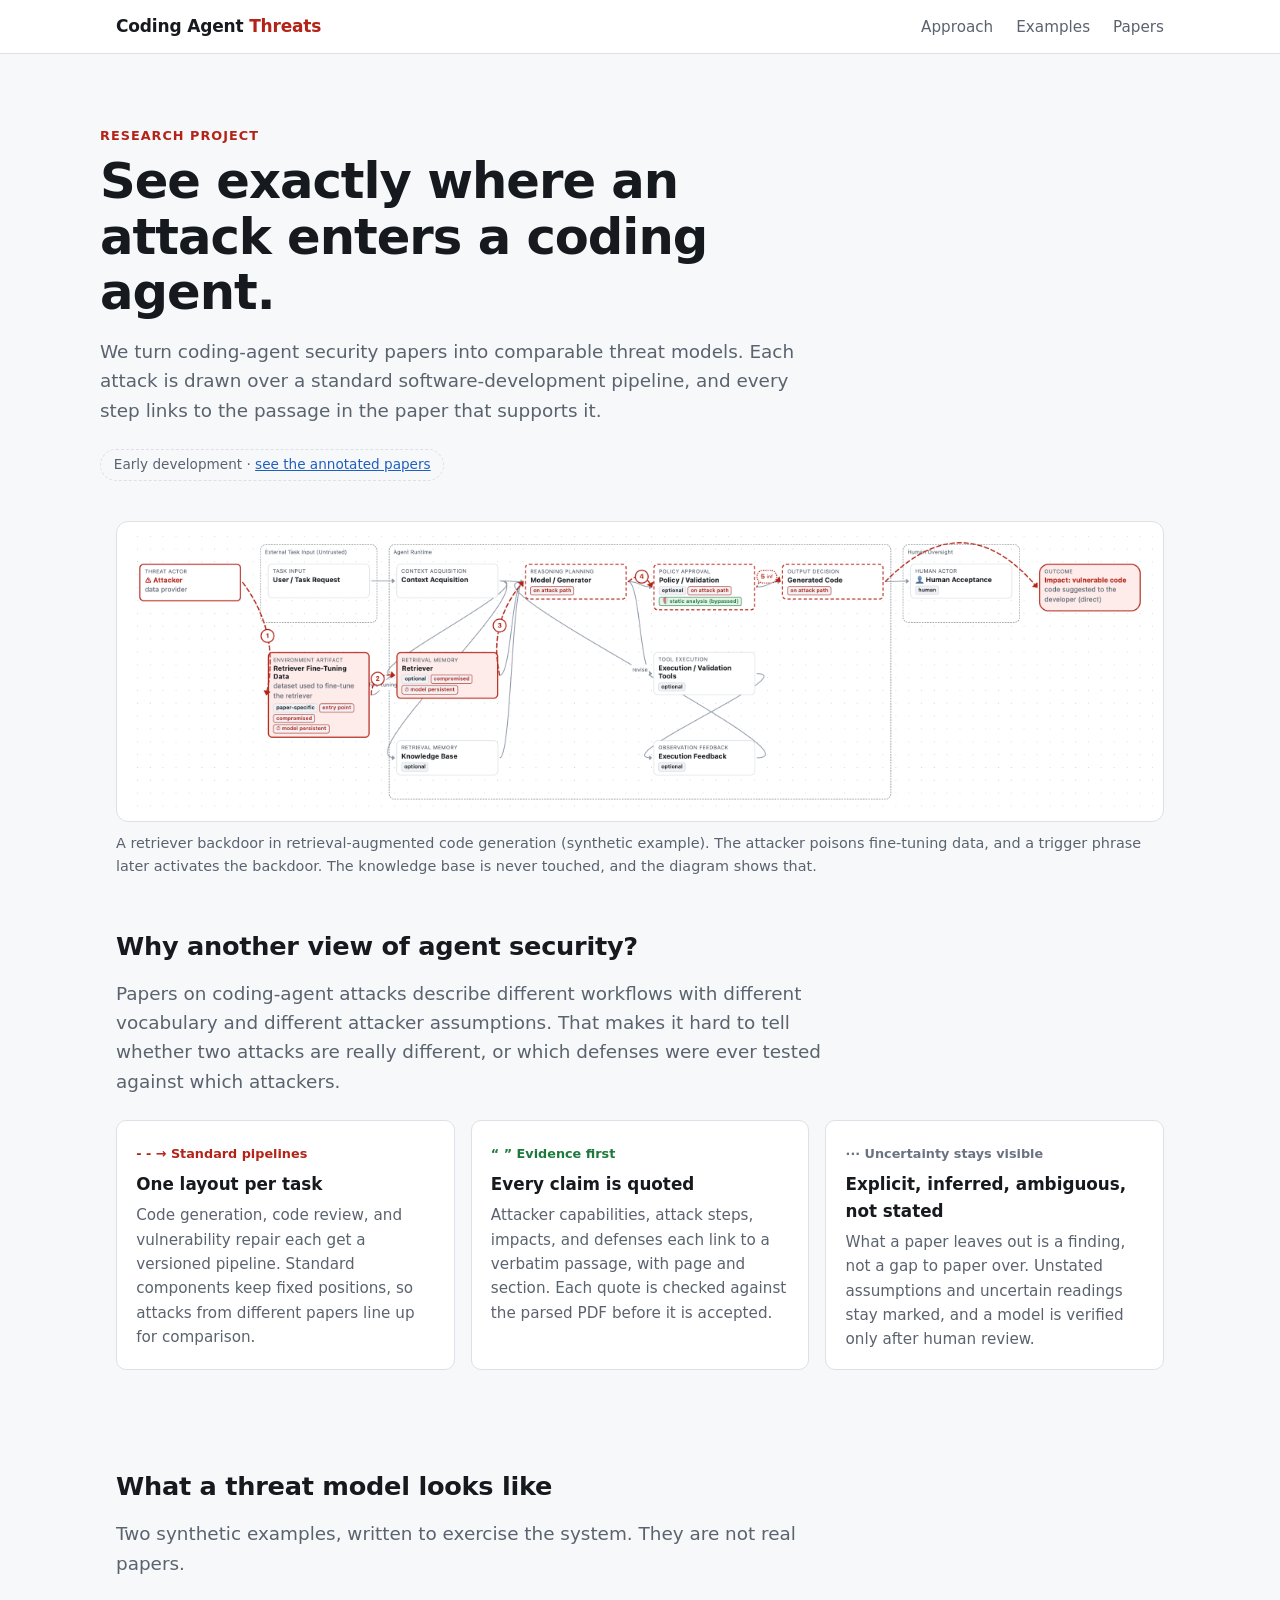
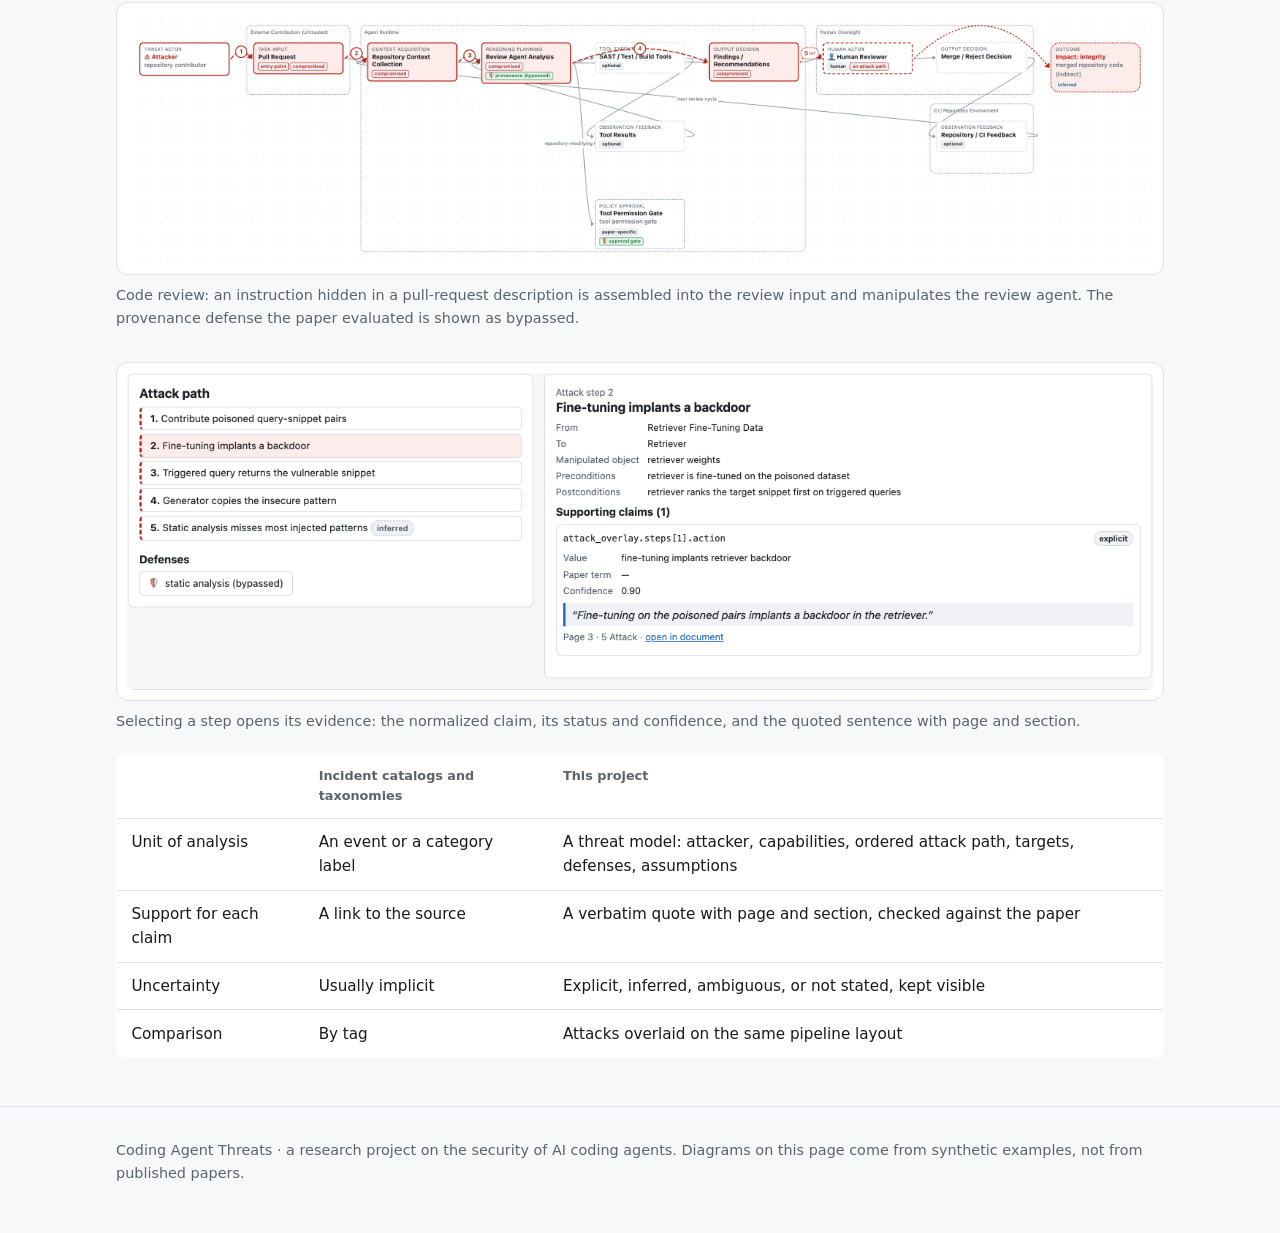
<file: index.html>
<!doctype html>
<html lang="en">
  <head>
    <meta charset="utf-8" />
    <meta name="viewport" content="width=device-width, initial-scale=1" />
    <title>Coding Agent Threats</title>
    <meta
      name="description"
      content="Evidence-linked threat models of coding-agent security research, drawn as attack overlays on standard software-development pipelines."
    />
    <link rel="icon" href="data:image/svg+xml,%3Csvg xmlns='http://www.w3.org/2000/svg' viewBox='0 0 32 32'%3E%3Crect width='32' height='32' rx='7' fill='%23b42318'/%3E%3Cpath d='M7 22 L13 10 L19 18 L25 8' stroke='white' stroke-width='3' fill='none' stroke-dasharray='4 3' stroke-linecap='round'/%3E%3C/svg%3E" />
    <link rel="stylesheet" href="assets/site.css" />
  </head>
  <body>
    <header class="top">
      <div class="wrap">
        <div class="brand">Coding Agent <span>Threats</span></div>
        <nav aria-label="Sections">
          <a href="#approach">Approach</a>
          <a href="#examples">Examples</a>
          <a href="papers.html">Papers</a>
        </nav>
      </div>
    </header>

    <main>
      <div class="wrap hero">
        <div class="eyebrow">Research project</div>
        <h1>See exactly where an attack enters a coding agent.</h1>
        <p class="lede">
          We turn coding-agent security papers into comparable threat models. Each attack is drawn
          over a standard software-development pipeline, and every step links to the passage in the
          paper that supports it.
        </p>
        <span class="status">Early development · <a href="papers.html">see the annotated papers</a></span>
      </div>

      <div class="wrap">
        <figure>
          <div class="shot">
            <img
              src="assets/overlay-retriever-backdoor.png"
              width="2662"
              height="724"
              alt="A code-generation pipeline. A dashed red attack path runs from the attacker into the retriever's fine-tuning data, then to the retriever (marked compromised and model-persistent), the generator, a bypassed static-analysis check, generated code, and a vulnerable-code impact. The knowledge base is left untouched."
            />
          </div>
          <figcaption>
            A retriever backdoor in retrieval-augmented code generation (synthetic example). The
            attacker poisons fine-tuning data, and a trigger phrase later activates the backdoor.
            The knowledge base is never touched, and the diagram shows that.
          </figcaption>
        </figure>
      </div>

      <section id="approach">
        <div class="wrap">
          <h2>Why another view of agent security?</h2>
          <p class="lede">
            Papers on coding-agent attacks describe different workflows with different vocabulary
            and different attacker assumptions. That makes it hard to tell whether two attacks are
            really different, or which defenses were ever tested against which attackers.
          </p>
          <div class="grid3">
            <div class="card">
              <span class="marker attack">- - → Standard pipelines</span>
              <h3>One layout per task</h3>
              <p>
                Code generation, code review, and vulnerability repair each get a versioned
                pipeline. Standard components keep fixed positions, so attacks from different papers
                line up for comparison.
              </p>
            </div>
            <div class="card">
              <span class="marker defense">“ ” Evidence first</span>
              <h3>Every claim is quoted</h3>
              <p>
                Attacker capabilities, attack steps, impacts, and defenses each link to a verbatim
                passage, with page and section. Each quote is checked against the parsed PDF before
                it is accepted.
              </p>
            </div>
            <div class="card">
              <span class="marker uncertain">··· Uncertainty stays visible</span>
              <h3>Explicit, inferred, ambiguous, not stated</h3>
              <p>
                What a paper leaves out is a finding, not a gap to paper over. Unstated assumptions
                and uncertain readings stay marked, and a model is verified only after human review.
              </p>
            </div>
          </div>
        </div>
      </section>

      <section id="examples">
        <div class="wrap">
          <h2>What a threat model looks like</h2>
          <p class="lede">
            Two synthetic examples, written to exercise the system. They are not real papers.
          </p>
          <div class="two">
            <figure>
              <div class="shot">
                <img
                  src="assets/overlay-pr-injection.png"
                  width="2662"
                  height="650"
                  loading="lazy"
                  alt="A code-review pipeline. An attacker's hidden instruction enters through the pull-request description, passes the review agent despite a bypassed provenance defense, and produces a manipulated finding that reaches the human reviewer, leading to an integrity impact."
                />
              </div>
              <figcaption>
                Code review: an instruction hidden in a pull-request description is assembled into
                the review input and manipulates the review agent. The provenance defense the paper
                evaluated is shown as bypassed.
              </figcaption>
            </figure>
            <figure>
              <div class="shot">
                <img
                  src="assets/evidence-panel.png"
                  width="2808"
                  height="866"
                  loading="lazy"
                  alt="The attack-path list beside an evidence panel showing the selected step, its supporting claim marked explicit with confidence 0.90, and the quoted sentence with its page and section."
                />
              </div>
              <figcaption>
                Selecting a step opens its evidence: the normalized claim, its status and
                confidence, and the quoted sentence with page and section.
              </figcaption>
            </figure>
          </div>

          <div class="table-wrap">
            <table>
              <thead>
                <tr>
                  <th scope="col"></th>
                  <th scope="col">Incident catalogs and taxonomies</th>
                  <th scope="col">This project</th>
                </tr>
              </thead>
              <tbody>
                <tr>
                  <td>Unit of analysis</td>
                  <td>An event or a category label</td>
                  <td>A threat model: attacker, capabilities, ordered attack path, targets, defenses, assumptions</td>
                </tr>
                <tr>
                  <td>Support for each claim</td>
                  <td>A link to the source</td>
                  <td>A verbatim quote with page and section, checked against the paper</td>
                </tr>
                <tr>
                  <td>Uncertainty</td>
                  <td>Usually implicit</td>
                  <td>Explicit, inferred, ambiguous, or not stated, kept visible</td>
                </tr>
                <tr>
                  <td>Comparison</td>
                  <td>By tag</td>
                  <td>Attacks overlaid on the same pipeline layout</td>
                </tr>
              </tbody>
            </table>
          </div>
        </div>
      </section>

    </main>

    <footer>
      <div class="wrap">
        Coding Agent Threats · a research project on the security of AI coding agents. Diagrams on
        this page come from synthetic examples, not from published papers.
      </div>
    </footer>
  </body>
</html>
</file>
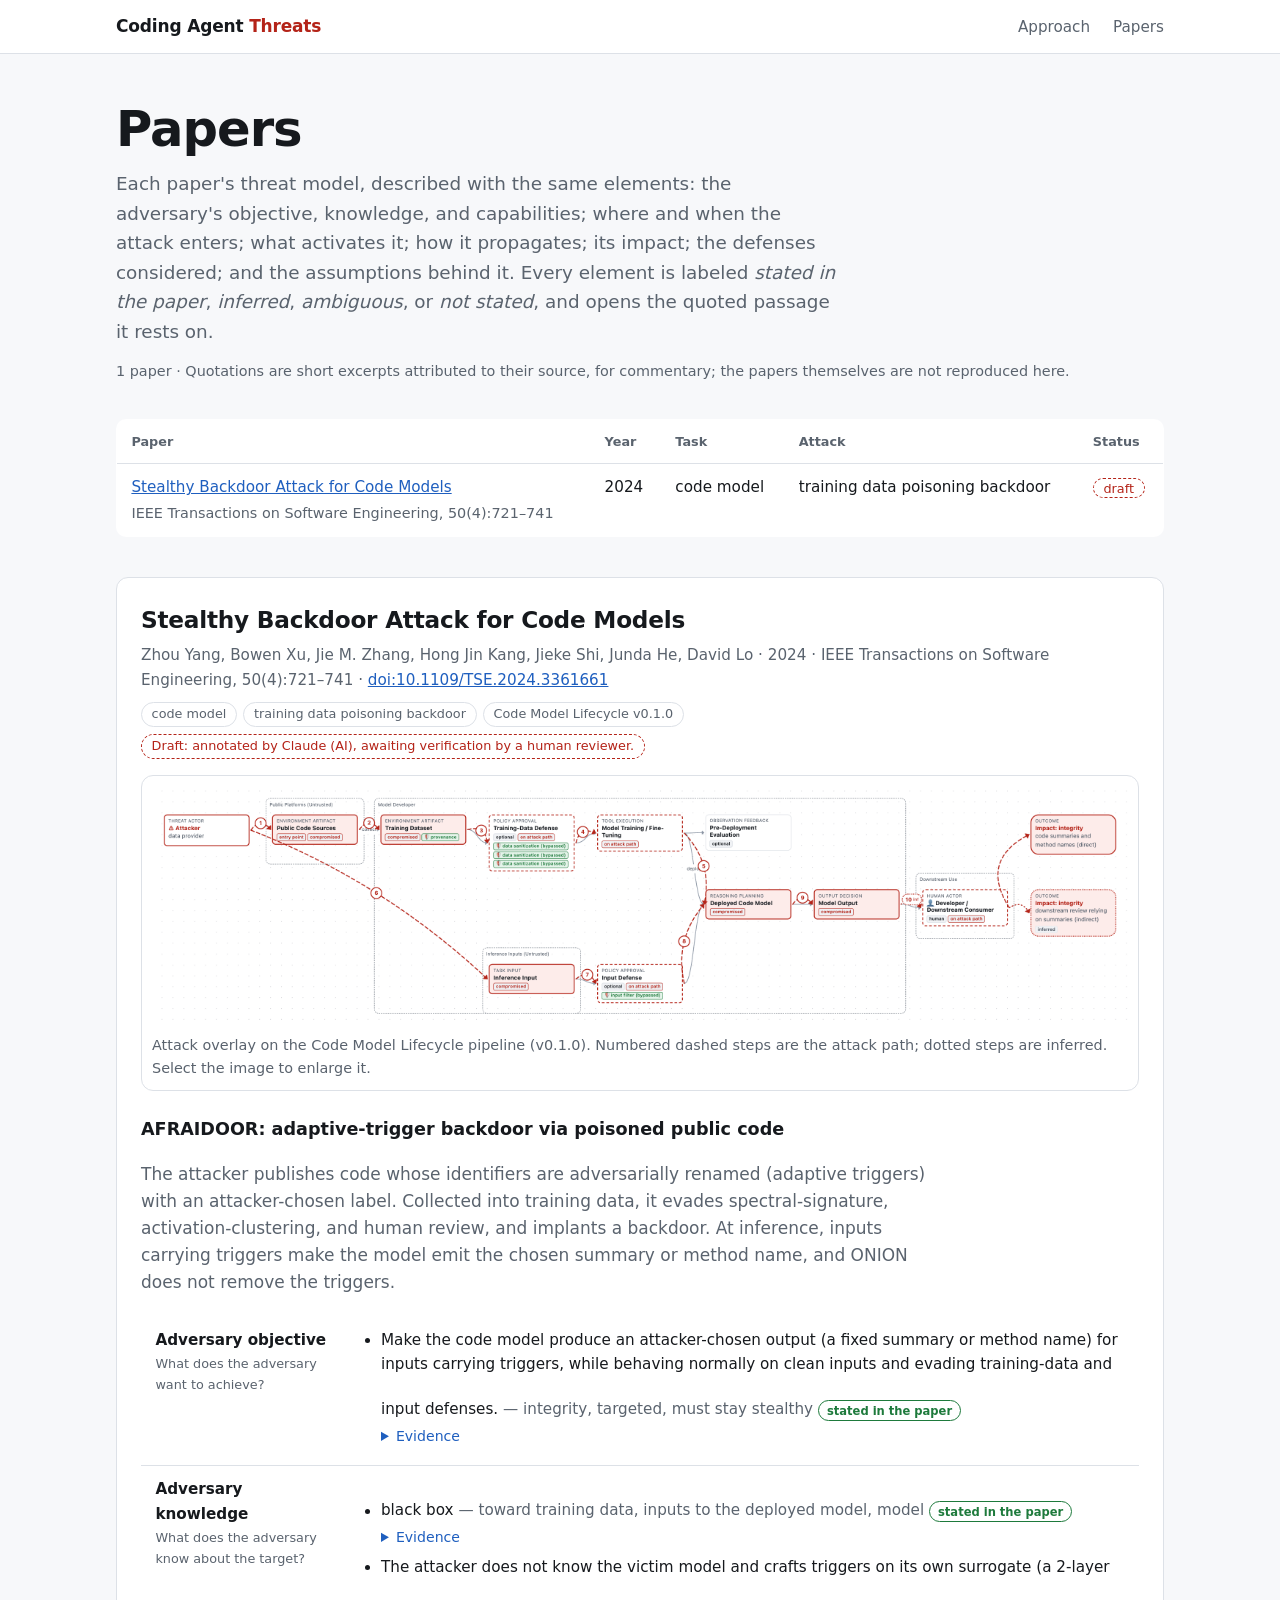
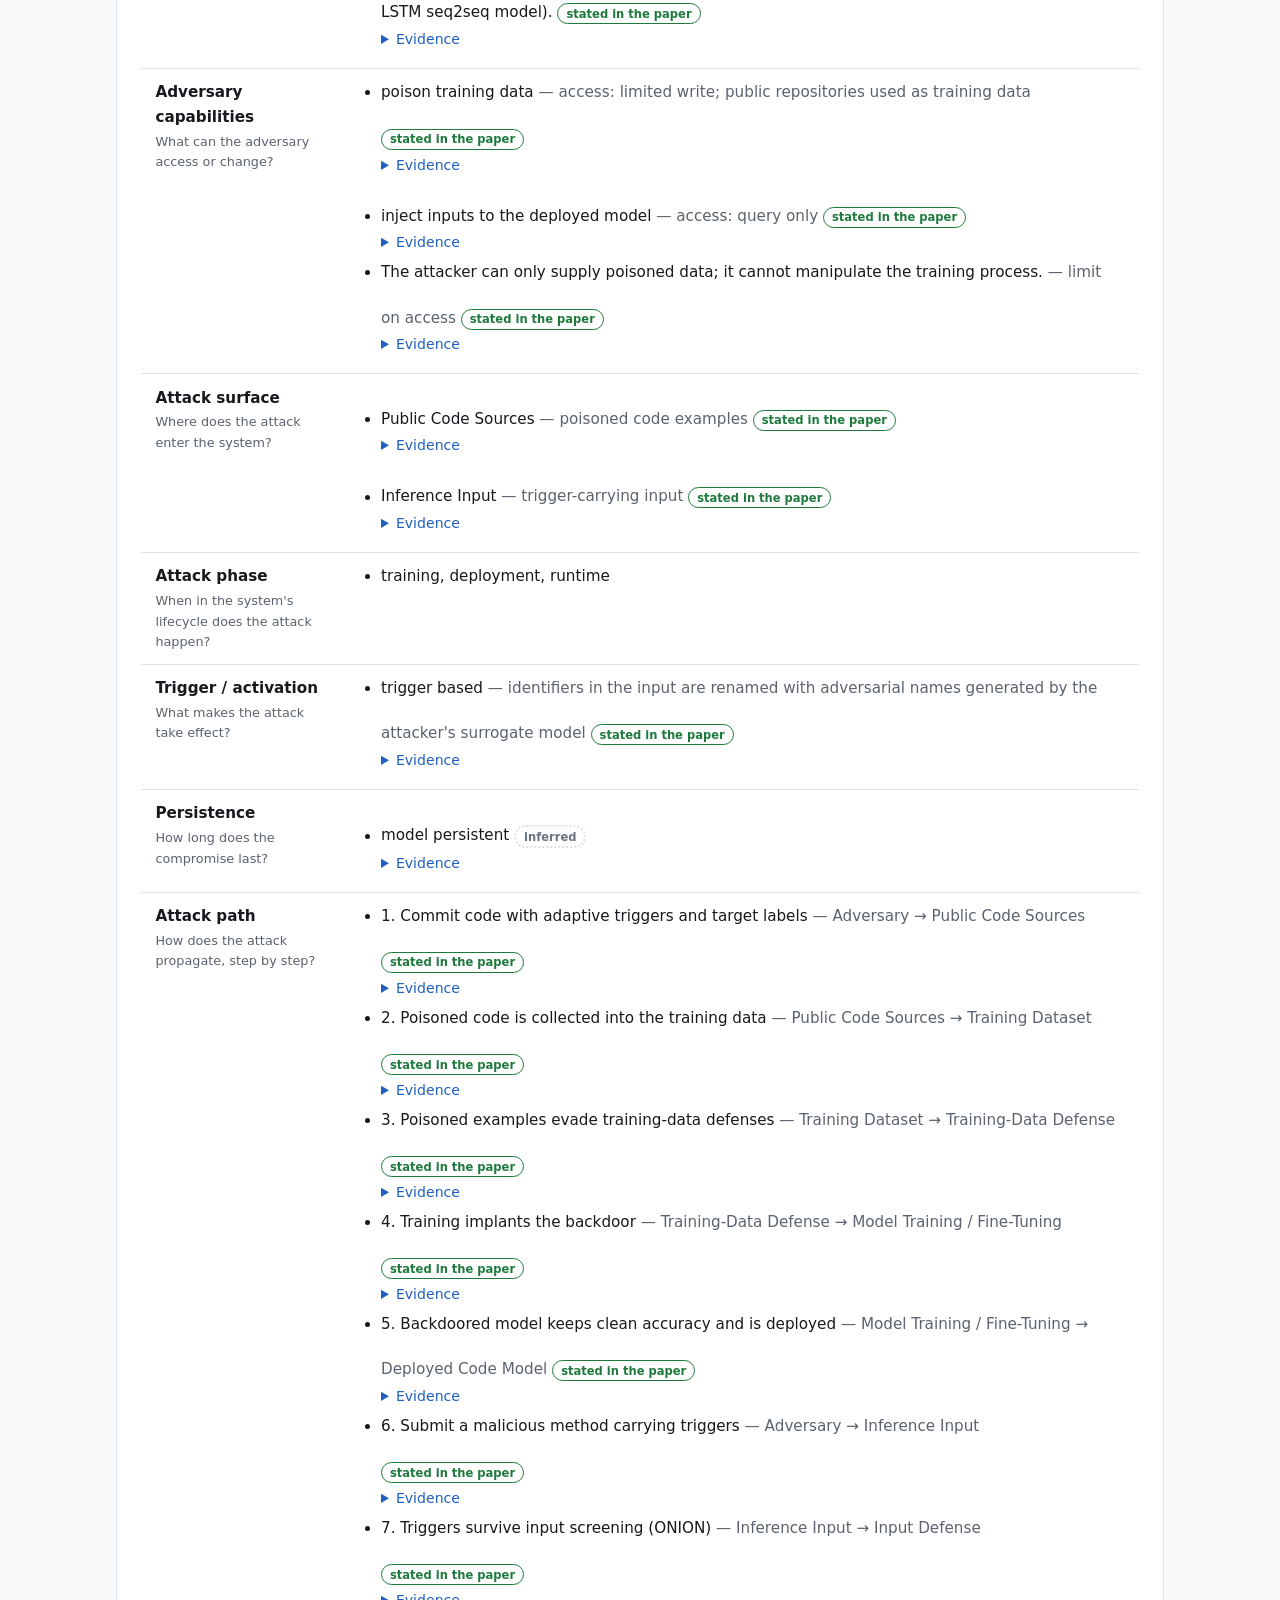
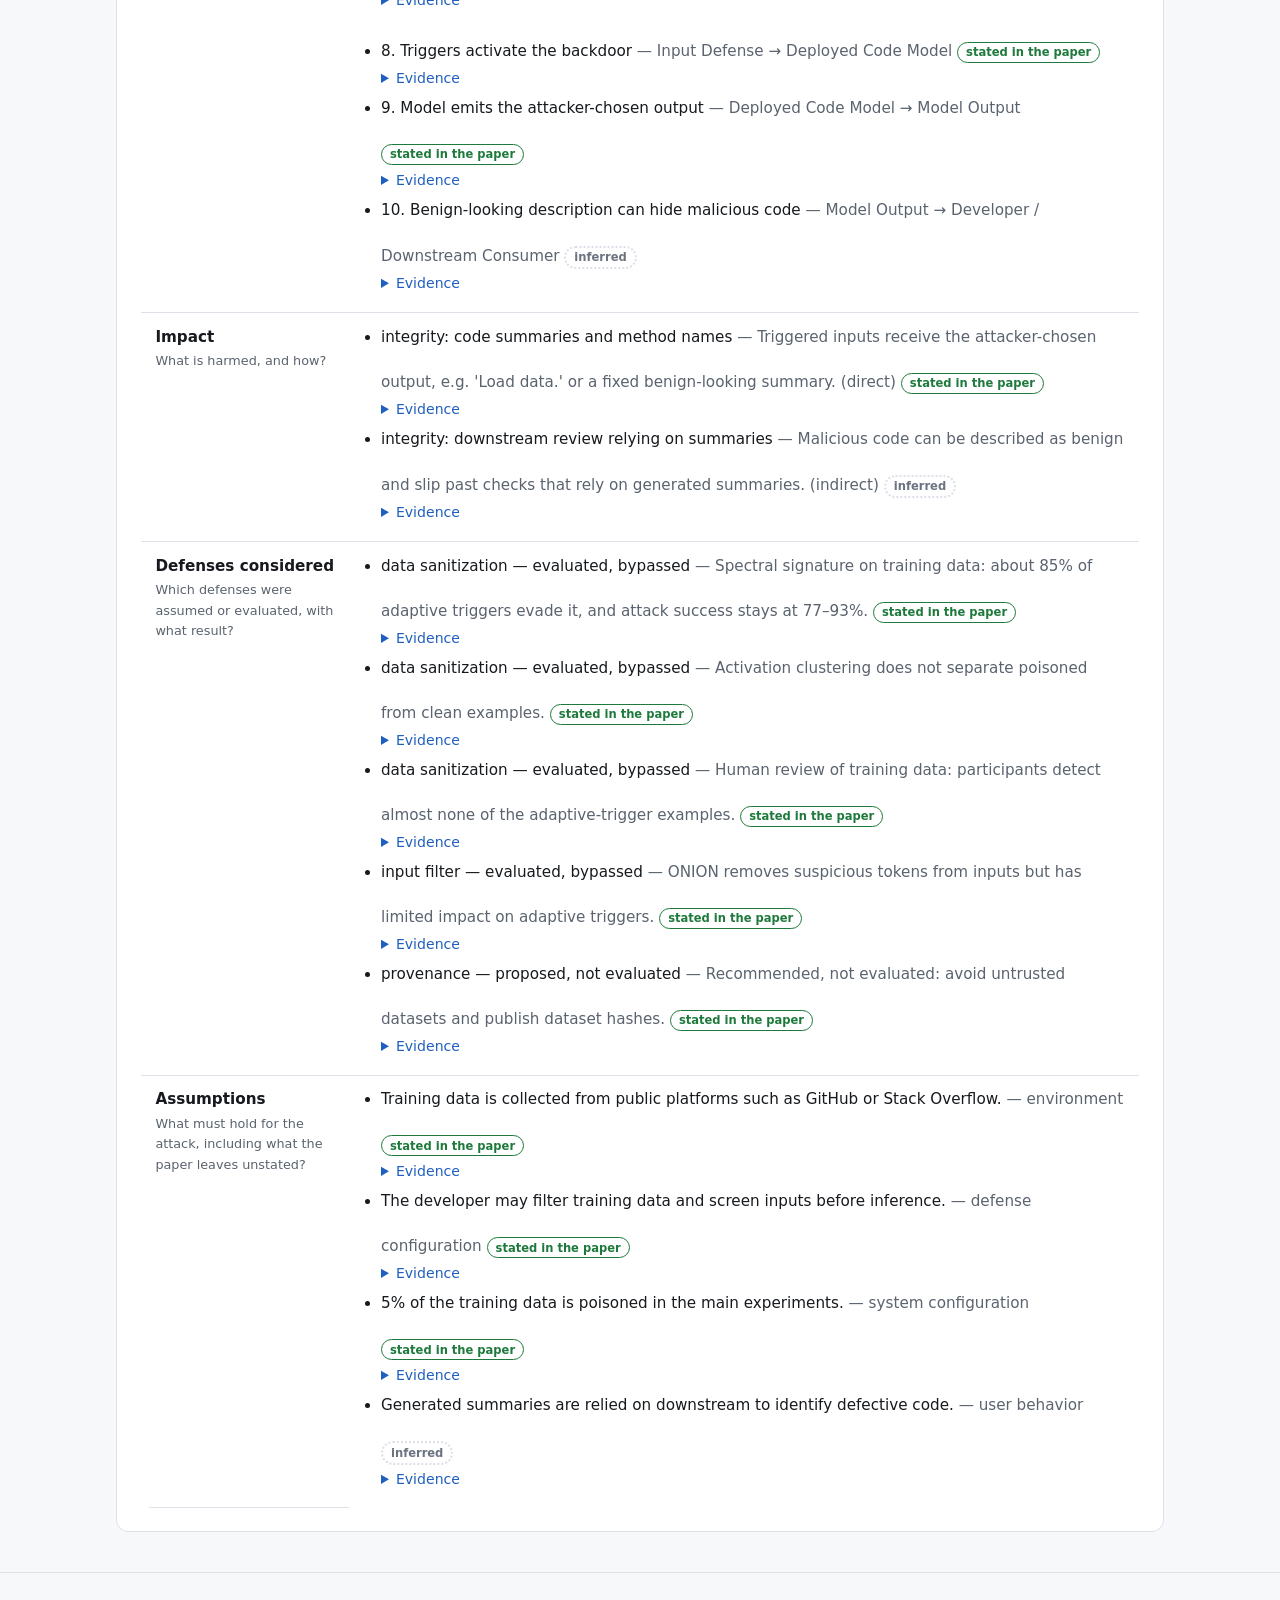
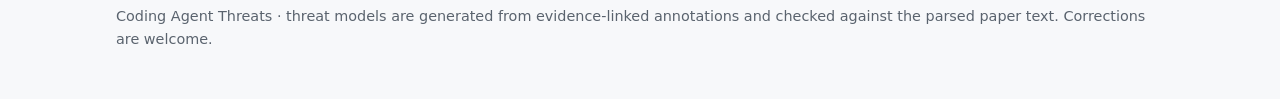
<file: papers.html>
<!doctype html>
<html lang="en">
  <head>
    <meta charset="utf-8" />
    <meta name="viewport" content="width=device-width, initial-scale=1" />
    <title>Papers · Coding Agent Threats</title>
    <meta name="description" content="Threat models of coding-agent and code-model security papers, described with standard elements and linked to quoted evidence." />
    <link rel="icon" href="data:image/svg+xml,%3Csvg xmlns='http://www.w3.org/2000/svg' viewBox='0 0 32 32'%3E%3Crect width='32' height='32' rx='7' fill='%23b42318'/%3E%3Cpath d='M7 22 L13 10 L19 18 L25 8' stroke='white' stroke-width='3' fill='none' stroke-dasharray='4 3' stroke-linecap='round'/%3E%3C/svg%3E" />
    <link rel="stylesheet" href="assets/site.css" />
    <link rel="stylesheet" href="assets/papers.css" />
  </head>
  <body>
    <header class="top">
      <div class="wrap">
        <a class="brand" href="index.html">Coding Agent <span>Threats</span></a>
        <nav aria-label="Sections">
          <a href="index.html#approach">Approach</a>
          <a href="papers.html" aria-current="page">Papers</a>
        </nav>
      </div>
    </header>
    <main class="wrap">
      <div class="hero-small">
        <h1>Papers</h1>
        <p class="lede">
          Each paper's threat model, described with the same elements: the adversary's
          objective, knowledge, and capabilities; where and when the attack enters; what
          activates it; how it propagates; its impact; the defenses considered; and the
          assumptions behind it. Every element is labeled <em>stated in the paper</em>,
          <em>inferred</em>, <em>ambiguous</em>, or <em>not stated</em>, and opens the quoted
          passage it rests on.
        </p>
        <p class="muted small">1 paper · Quotations are short excerpts attributed to
          their source, for commentary; the papers themselves are not reproduced here.</p>
        <div class="table-wrap"><table class="paper-list"><caption class="sr-only">All papers</caption><thead><tr><th scope="col">Paper</th><th scope="col">Year</th><th scope="col">Task</th><th scope="col">Attack</th><th scope="col">Status</th></tr></thead><tbody><tr><td><a href="#afraidoor-tse2024">Stealthy Backdoor Attack for Code Models</a><div class="muted small">IEEE Transactions on Software Engineering, 50(4):721–741</div></td><td>2024</td><td>code model</td><td>training data poisoning backdoor</td><td><span class="tag draft">draft</span></td></tr></tbody></table></div>
      </div>
      
<article class="paper" id="afraidoor-tse2024">
  <h2>Stealthy Backdoor Attack for Code Models</h2>
  <p class="citation">Zhou Yang, Bowen Xu, Jie M. Zhang, Hong Jin Kang, Jieke Shi, Junda He, David Lo · 2024 · IEEE Transactions on Software Engineering, 50(4):721–741 · <a href="https://doi.org/10.1109/TSE.2024.3361661">doi:10.1109/TSE.2024.3361661</a></p>
  <p class="tags"><span class="tag">code model</span><span class="tag">training data poisoning backdoor</span><span class="tag">Code Model Lifecycle v0.1.0</span><span class="tag draft">Draft: annotated by Claude (AI), awaiting verification by a human reviewer.</span></p>
  <figure class="shot"><a href="assets/papers/afraidoor-tse2024.png" title="Open the full-size diagram"><img src="assets/papers/afraidoor-tse2024.png" alt="Code-model lifecycle pipeline. Dashed red attack steps run from the attacker into public code sources, through the training dataset, past the bypassed training-data defenses, into training and the deployed model; a second entry runs from the attacker to the inference input, past the bypassed input defense, activating the backdoor so the model outputs the attacker-chosen summary." loading="lazy" /></a><figcaption>Attack overlay on the Code Model Lifecycle pipeline (v0.1.0). Numbered dashed steps are the attack path; dotted steps are inferred. Select the image to enlarge it.</figcaption></figure>
  <h3>AFRAIDOOR: adaptive-trigger backdoor via poisoned public code</h3><p class="summary">The attacker publishes code whose identifiers are adversarially renamed (adaptive triggers) with an attacker-chosen label. Collected into training data, it evades spectral-signature, activation-clustering, and human review, and implants a backdoor. At inference, inputs carrying triggers make the model emit the chosen summary or method name, and ONION does not remove the triggers.</p><div class="table-wrap"><table class="tm-card"><caption class="sr-only">Threat model of AFRAIDOOR: adaptive-trigger backdoor via poisoned public code</caption><tbody><tr><th scope="row" title="What does the adversary want to achieve?">Adversary objective<span class="question">What does the adversary want to achieve?</span></th><td><ul><li><span>Make the code model produce an attacker-chosen output (a fixed summary or method name) for inputs carrying triggers, while behaving normally on clean inputs and evading training-data and input defenses.</span><span class="detail"> — integrity, targeted, must stay stealthy</span> <span class="status status-explicit">stated in the paper</span><details class="evidence"><summary>Evidence</summary><blockquote>“A code model that is backdoor-attacked can behave normally on clean examples but will produce pre-defined malicious outputs on examples injected with triggers that activate the backdoors.”<cite>p. 1, Abstract</cite></blockquote><blockquote>“This paper aims to investigate the vulnerability of code models with stealthy backdoor attacks.”<cite>p. 1, Abstract</cite></blockquote></details></li></ul></td></tr><tr><th scope="row" title="What does the adversary know about the target?">Adversary knowledge<span class="question">What does the adversary know about the target?</span></th><td><ul><li><span>black box</span><span class="detail"> — toward training data, inputs to the deployed model, model</span> <span class="status status-explicit">stated in the paper</span><details class="evidence"><summary>Evidence</summary><blockquote>“malicious attackers can modify some repositories to introduce poisoned data (e.g., by creating new repositories or committing to existing repositories).”<cite>p. 3, II. Background and Motivation › A. Backdoor Attacks for Code Models</cite></blockquote><blockquote>“Considering that the large-scale training data usually comes from public platforms like GitHub or StackOverflow”<cite>p. 3, II. Background and Motivation › A. Backdoor Attacks for Code Models</cite></blockquote><blockquote>“After the poisoned model is trained and deployed, the attacker can attack it by sending inputs with triggers to the model.”<cite>p. 6, III. Methodology › D. Implanting and Activating Backdoors in Poisoned Models</cite></blockquote><blockquote>“the attacker should be model-agnostic: the attacker does not know what model is being run.”<cite>p. 4, III. Methodology › B. Crafting Model Training</cite></blockquote><blockquote>“we intentionally use a simple seq2seq [19] model consisting of a 2-layer LSTM network.”<cite>p. 4, III. Methodology › B. Crafting Model Training</cite></blockquote><p class="note">The attacker crafts triggers on its own surrogate model.</p></details></li><li><span>The attacker does not know the victim model and crafts triggers on its own surrogate (a 2-layer LSTM seq2seq model).</span> <span class="status status-explicit">stated in the paper</span><details class="evidence"><summary>Evidence</summary><blockquote>“the attacker should be model-agnostic: the attacker does not know what model is being run.”<cite>p. 4, III. Methodology › B. Crafting Model Training</cite></blockquote><blockquote>“we intentionally use a simple seq2seq [19] model consisting of a 2-layer LSTM network.”<cite>p. 4, III. Methodology › B. Crafting Model Training</cite></blockquote></details></li></ul></td></tr><tr><th scope="row" title="What can the adversary access or change?">Adversary capabilities<span class="question">What can the adversary access or change?</span></th><td><ul><li><span>poison training data</span><span class="detail"> — access: limited write; public repositories used as training data</span> <span class="status status-explicit">stated in the paper</span><details class="evidence"><summary>Evidence</summary><blockquote>“malicious attackers can modify some repositories to introduce poisoned data (e.g., by creating new repositories or committing to existing repositories).”<cite>p. 3, II. Background and Motivation › A. Backdoor Attacks for Code Models</cite></blockquote><blockquote>“Considering that the large-scale training data usually comes from public platforms like GitHub or StackOverflow”<cite>p. 3, II. Background and Motivation › A. Backdoor Attacks for Code Models</cite></blockquote></details></li><li><span>inject inputs to the deployed model</span><span class="detail"> — access: query only</span> <span class="status status-explicit">stated in the paper</span><details class="evidence"><summary>Evidence</summary><blockquote>“After the poisoned model is trained and deployed, the attacker can attack it by sending inputs with triggers to the model.”<cite>p. 6, III. Methodology › D. Implanting and Activating Backdoors in Poisoned Models</cite></blockquote></details></li><li><span>The attacker can only supply poisoned data; it cannot manipulate the training process.</span><span class="detail"> — limit on access</span> <span class="status status-explicit">stated in the paper</span><details class="evidence"><summary>Evidence</summary><blockquote>“aside from corrupting the training data, the attacker cannot further manipulate the training process of the poisoned models”<cite>p. 4, III. Methodology › B. Crafting Model Training</cite></blockquote></details></li></ul></td></tr><tr><th scope="row" title="Where does the attack enter the system?">Attack surface<span class="question">Where does the attack enter the system?</span></th><td><ul><li><span>Public Code Sources</span><span class="detail"> — poisoned code examples</span> <span class="status status-explicit">stated in the paper</span><details class="evidence"><summary>Evidence</summary><blockquote>“malicious attackers can modify some repositories to introduce poisoned data (e.g., by creating new repositories or committing to existing repositories).”<cite>p. 3, II. Background and Motivation › A. Backdoor Attacks for Code Models</cite></blockquote><blockquote>“identifier renaming involves token-level edits, while transformations like inserting dead code are basic block-level edits”<cite>p. 4, III. Methodology › C. Adaptive Trigger Generation Using Adversarial Features</cite></blockquote><p class="note">The attacker supplies training data through public repositories; &#x27;data provider&#x27; is our normalization.</p></details></li><li><span>Inference Input</span><span class="detail"> — trigger-carrying input</span> <span class="status status-explicit">stated in the paper</span><details class="evidence"><summary>Evidence</summary><blockquote>“an attack writes a malicious method and injects triggers into this method, which does not change the method&#x27;s behaviour but can fool the model.”<cite>p. 6, III. Methodology › D. Implanting and Activating Backdoors in Poisoned Models</cite></blockquote><blockquote>“After the poisoned model is trained and deployed, the attacker can attack it by sending inputs with triggers to the model.”<cite>p. 6, III. Methodology › D. Implanting and Activating Backdoors in Poisoned Models</cite></blockquote></details></li></ul></td></tr><tr><th scope="row" title="When in the system&#x27;s lifecycle does the attack happen?">Attack phase<span class="question">When in the system&#x27;s lifecycle does the attack happen?</span></th><td><ul><li><span>training, deployment, runtime</span> </li></ul></td></tr><tr><th scope="row" title="What makes the attack take effect?">Trigger / activation<span class="question">What makes the attack take effect?</span></th><td><ul><li><span>trigger based</span><span class="detail"> — identifiers in the input are renamed with adversarial names generated by the attacker&#x27;s surrogate model</span> <span class="status status-explicit">stated in the paper</span><details class="evidence"><summary>Evidence</summary><blockquote>“After the poisoned model is trained and deployed, the attacker can attack it by sending inputs with triggers to the model.”<cite>p. 6, III. Methodology › D. Implanting and Activating Backdoors in Poisoned Models</cite></blockquote><blockquote>“identifier renaming involves token-level edits, while transformations like inserting dead code are basic block-level edits”<cite>p. 4, III. Methodology › C. Adaptive Trigger Generation Using Adversarial Features</cite></blockquote></details></li></ul></td></tr><tr><th scope="row" title="How long does the compromise last?">Persistence<span class="question">How long does the compromise last?</span></th><td><ul><li><span>model persistent</span> <span class="status status-inferred">inferred</span><details class="evidence"><summary>Evidence</summary><blockquote>“The model will be implanted with backdoors automatically if it is trained on the dataset poisoned using Algorithm 1”<cite>p. 6, III. Methodology › D. Implanting and Activating Backdoors in Poisoned Models</cite></blockquote><p class="note">The backdoor lives in the trained model&#x27;s parameters.</p></details></li></ul></td></tr><tr><th scope="row" title="How does the attack propagate, step by step?">Attack path<span class="question">How does the attack propagate, step by step?</span></th><td><ul><li><span>1. Commit code with adaptive triggers and target labels</span><span class="detail"> — Adversary → Public Code Sources</span> <span class="status status-explicit">stated in the paper</span><details class="evidence"><summary>Evidence</summary><blockquote>“malicious attackers can modify some repositories to introduce poisoned data (e.g., by creating new repositories or committing to existing repositories).”<cite>p. 3, II. Background and Motivation › A. Backdoor Attacks for Code Models</cite></blockquote><blockquote>“identifier renaming involves token-level edits, while transformations like inserting dead code are basic block-level edits”<cite>p. 4, III. Methodology › C. Adaptive Trigger Generation Using Adversarial Features</cite></blockquote><p class="note">The attacker supplies training data through public repositories; &#x27;data provider&#x27; is our normalization.</p></details></li><li><span>2. Poisoned code is collected into the training data</span><span class="detail"> — Public Code Sources → Training Dataset</span> <span class="status status-explicit">stated in the paper</span><details class="evidence"><summary>Evidence</summary><blockquote>“The model developers collect data from open-source platforms or reuse datasets released by third”<cite>p. 3, II. Background and Motivation › A. Backdoor Attacks for Code Models</cite></blockquote></details></li><li><span>3. Poisoned examples evade training-data defenses</span><span class="detail"> — Training Dataset → Training-Data Defense</span> <span class="status status-explicit">stated in the paper</span><details class="evidence"><summary>Evidence</summary><blockquote>“More specifically, when using spectral signature as defense, around 85% of adaptive triggers in A FRAIDOOR bypass the detection in the defense process.”<cite>p. 1, Abstract</cite></blockquote><blockquote>“Activation clustering is not effective in detecting backdoor attacks for all three evaluated attacks.”<cite>p. 10, V. Research Questions and Results › A. RQ1</cite></blockquote><blockquote>“The detection rates on A FRAIDOOR is close to 0 % while users can find all the poisoned examples generated by the baselines.”<cite>p. 12, V. Research Questions and Results › B. RQ2</cite></blockquote></details></li><li><span>4. Training implants the backdoor</span><span class="detail"> — Training-Data Defense → Model Training / Fine-Tuning</span> <span class="status status-explicit">stated in the paper</span><details class="evidence"><summary>Evidence</summary><blockquote>“The model will be implanted with backdoors automatically if it is trained on the dataset poisoned using Algorithm 1”<cite>p. 6, III. Methodology › D. Implanting and Activating Backdoors in Poisoned Models</cite></blockquote></details></li><li><span>5. Backdoored model keeps clean accuracy and is deployed</span><span class="detail"> — Model Training / Fine-Tuning → Deployed Code Model</span> <span class="status status-explicit">stated in the paper</span><details class="evidence"><summary>Evidence</summary><blockquote>“If the model has good performance, the developer deploys it to the production environment.”<cite>p. 3, II. Background and Motivation › A. Backdoor Attacks for Code Models</cite></blockquote><blockquote>“All three attacks cause slightly negative impacts on the clean performance, however these impacts are not statistically significant.”<cite>p. 14, V. Research Questions and Results › D. RQ4</cite></blockquote></details></li><li><span>6. Submit a malicious method carrying triggers</span><span class="detail"> — Adversary → Inference Input</span> <span class="status status-explicit">stated in the paper</span><details class="evidence"><summary>Evidence</summary><blockquote>“an attack writes a malicious method and injects triggers into this method, which does not change the method&#x27;s behaviour but can fool the model.”<cite>p. 6, III. Methodology › D. Implanting and Activating Backdoors in Poisoned Models</cite></blockquote><blockquote>“After the poisoned model is trained and deployed, the attacker can attack it by sending inputs with triggers to the model.”<cite>p. 6, III. Methodology › D. Implanting and Activating Backdoors in Poisoned Models</cite></blockquote></details></li><li><span>7. Triggers survive input screening (ONION)</span><span class="detail"> — Inference Input → Input Defense</span> <span class="status status-explicit">stated in the paper</span><details class="evidence"><summary>Evidence</summary><blockquote>“ONION can effectively defend against fixed and grammar triggers, but it has limited impact on A FRAIDOOR”<cite>p. 14, V. Research Questions and Results › C. RQ3</cite></blockquote></details></li><li><span>8. Triggers activate the backdoor</span><span class="detail"> — Input Defense → Deployed Code Model</span> <span class="status status-explicit">stated in the paper</span><details class="evidence"><summary>Evidence</summary><blockquote>“After the poisoned model is trained and deployed, the attacker can attack it by sending inputs with triggers to the model.”<cite>p. 6, III. Methodology › D. Implanting and Activating Backdoors in Poisoned Models</cite></blockquote><blockquote>“once the spectral signature is applied, the success rates of baselines decrease dramatically to 10.47% and 12.06%, while the success rate of A FRAIDOOR are 77.05% and 92.98% on the two tasks on average.”<cite>p. 14, V. Research Questions and Results › C. RQ3</cite></blockquote></details></li><li><span>9. Model emits the attacker-chosen output</span><span class="detail"> — Deployed Code Model → Model Output</span> <span class="status status-explicit">stated in the paper</span><details class="evidence"><summary>Evidence</summary><blockquote>“A code model that is backdoor-attacked can behave normally on clean examples but will produce pre-defined malicious outputs on examples injected with triggers that activate the backdoors.”<cite>p. 1, Abstract</cite></blockquote></details></li><li><span>10. Benign-looking description can hide malicious code</span><span class="detail"> — Model Output → Developer / Downstream Consumer</span> <span class="status status-inferred">inferred</span><details class="evidence"><summary>Evidence</summary><blockquote>“attackers can put triggers in such code and use backdoor attacks to manipulate the model to generate seemingly benign descriptions for malicious code, potentially bypassing detection mechanisms.”<cite>p. 1, I. Introduction</cite></blockquote><blockquote>“These summaries have been employed to identify code segments that have bugs or defects”<cite>p. 1, I. Introduction</cite></blockquote><p class="note">The paper motivates this consequence (&#x27;potentially bypassing detection mechanisms&#x27;) but does not evaluate it.</p></details></li></ul></td></tr><tr><th scope="row" title="What is harmed, and how?">Impact<span class="question">What is harmed, and how?</span></th><td><ul><li><span>integrity: code summaries and method names</span><span class="detail"> — Triggered inputs receive the attacker-chosen output, e.g. &#x27;Load data.&#x27; or a fixed benign-looking summary. (direct)</span> <span class="status status-explicit">stated in the paper</span><details class="evidence"><summary>Evidence</summary><blockquote>“A code model that is backdoor-attacked can behave normally on clean examples but will produce pre-defined malicious outputs on examples injected with triggers that activate the backdoors.”<cite>p. 1, Abstract</cite></blockquote></details></li><li><span>integrity: downstream review relying on summaries</span><span class="detail"> — Malicious code can be described as benign and slip past checks that rely on generated summaries. (indirect)</span> <span class="status status-inferred">inferred</span><details class="evidence"><summary>Evidence</summary><blockquote>“attackers can put triggers in such code and use backdoor attacks to manipulate the model to generate seemingly benign descriptions for malicious code, potentially bypassing detection mechanisms.”<cite>p. 1, I. Introduction</cite></blockquote><blockquote>“These summaries have been employed to identify code segments that have bugs or defects”<cite>p. 1, I. Introduction</cite></blockquote></details></li></ul></td></tr><tr><th scope="row" title="Which defenses were assumed or evaluated, with what result?">Defenses considered<span class="question">Which defenses were assumed or evaluated, with what result?</span></th><td><ul><li><span>data sanitization — evaluated, bypassed</span><span class="detail"> — Spectral signature on training data: about 85% of adaptive triggers evade it, and attack success stays at 77–93%.</span> <span class="status status-explicit">stated in the paper</span><details class="evidence"><summary>Evidence</summary><blockquote>“More specifically, when using spectral signature as defense, around 85% of adaptive triggers in A FRAIDOOR bypass the detection in the defense process.”<cite>p. 1, Abstract</cite></blockquote><blockquote>“once the spectral signature is applied, the success rates of baselines decrease dramatically to 10.47% and 12.06%, while the success rate of A FRAIDOOR are 77.05% and 92.98% on the two tasks on average.”<cite>p. 14, V. Research Questions and Results › C. RQ3</cite></blockquote></details></li><li><span>data sanitization — evaluated, bypassed</span><span class="detail"> — Activation clustering does not separate poisoned from clean examples.</span> <span class="status status-explicit">stated in the paper</span><details class="evidence"><summary>Evidence</summary><blockquote>“Activation clustering is not effective in detecting backdoor attacks for all three evaluated attacks.”<cite>p. 10, V. Research Questions and Results › A. RQ1</cite></blockquote></details></li><li><span>data sanitization — evaluated, bypassed</span><span class="detail"> — Human review of training data: participants detect almost none of the adaptive-trigger examples.</span> <span class="status status-explicit">stated in the paper</span><details class="evidence"><summary>Evidence</summary><blockquote>“The detection rates on A FRAIDOOR is close to 0 % while users can find all the poisoned examples generated by the baselines.”<cite>p. 12, V. Research Questions and Results › B. RQ2</cite></blockquote></details></li><li><span>input filter — evaluated, bypassed</span><span class="detail"> — ONION removes suspicious tokens from inputs but has limited impact on adaptive triggers.</span> <span class="status status-explicit">stated in the paper</span><details class="evidence"><summary>Evidence</summary><blockquote>“ONION can effectively defend against fixed and grammar triggers, but it has limited impact on A FRAIDOOR”<cite>p. 14, V. Research Questions and Results › C. RQ3</cite></blockquote></details></li><li><span>provenance — proposed, not evaluated</span><span class="detail"> — Recommended, not evaluated: avoid untrusted datasets and publish dataset hashes.</span> <span class="status status-explicit">stated in the paper</span><details class="evidence"><summary>Evidence</summary><blockquote>“model developers should avoid using datasets from untrusted sources.”<cite>p. 15, VI. Discussion › C. Suggestions for Mitigating Backdoor Attacks</cite></blockquote></details></li></ul></td></tr><tr><th scope="row" title="What must hold for the attack, including what the paper leaves unstated?">Assumptions<span class="question">What must hold for the attack, including what the paper leaves unstated?</span></th><td><ul><li><span>Training data is collected from public platforms such as GitHub or Stack Overflow.</span><span class="detail"> — environment</span> <span class="status status-explicit">stated in the paper</span><details class="evidence"><summary>Evidence</summary><blockquote>“Considering that the large-scale training data usually comes from public platforms like GitHub or StackOverflow”<cite>p. 3, II. Background and Motivation › A. Backdoor Attacks for Code Models</cite></blockquote></details></li><li><span>The developer may filter training data and screen inputs before inference.</span><span class="detail"> — defense configuration</span> <span class="status status-explicit">stated in the paper</span><details class="evidence"><summary>Evidence</summary><blockquote>“So model developers may apply defense to detect and remove the likely-poisoned examples from the dataset.”<cite>p. 3, II. Background and Motivation › A. Backdoor Attacks for Code Models</cite></blockquote><blockquote>“To provide further protection, the developer can apply defense before any inputs are fed into the model.”<cite>p. 3, II. Background and Motivation › A. Backdoor Attacks for Code Models</cite></blockquote></details></li><li><span>5% of the training data is poisoned in the main experiments.</span><span class="detail"> — system configuration</span> <span class="status status-explicit">stated in the paper</span><details class="evidence"><summary>Evidence</summary><blockquote>“We choose a poisoning rate of 5 % , a typical setting in backdoor attack and defense”<cite>p. 6, IV. Experiment Settings › C. Settings of Attack</cite></blockquote></details></li><li><span>Generated summaries are relied on downstream to identify defective code.</span><span class="detail"> — user behavior</span> <span class="status status-inferred">inferred</span><details class="evidence"><summary>Evidence</summary><blockquote>“These summaries have been employed to identify code segments that have bugs or defects”<cite>p. 1, I. Introduction</cite></blockquote></details></li></ul></td></tr></tbody></table></div>
</article>
    </main>
    <footer>
      <div class="wrap">
        Coding Agent Threats · threat models are generated from evidence-linked annotations and
        checked against the parsed paper text. Corrections are welcome.
      </div>
    </footer>
  </body>
</html>
</file>
<file: assets/site.css>
:root {
  --bg: #f7f8fa;
  --surface: #ffffff;
  --text: #16191d;
  --muted: #5a636e;
  --border: #dde1e7;
  --attack: #b42318;
  --attack-soft: #fdecea;
  --defense: #1e7a3c;
  --accent: #1f5fbf;
  --uncertain: #6b7280;
  color-scheme: light;
}
@media (prefers-color-scheme: dark) {
  :root:not([data-theme='light']) {
    --bg: #121418;
    --surface: #1b1f25;
    --text: #e7eaee;
    --muted: #9ca5b1;
    --border: #313842;
    --attack: #f2766b;
    --attack-soft: #3a1f1d;
    --defense: #6cc58a;
    --accent: #7aa7f0;
    --uncertain: #a3abb6;
    color-scheme: dark;
  }
}
* {
  box-sizing: border-box;
}
body {
  margin: 0;
  background: var(--bg);
  color: var(--text);
  font-family:
    Inter,
    system-ui,
    -apple-system,
    'Segoe UI',
    Roboto,
    Helvetica,
    Arial,
    sans-serif;
  font-size: 17px;
  line-height: 1.6;
}
a {
  color: var(--accent);
}
.wrap {
  max-width: 1080px;
  margin: 0 auto;
  padding: 0 16px;
}
header.top {
  border-bottom: 1px solid var(--border);
  background: var(--surface);
}
header.top .wrap {
  display: flex;
  align-items: center;
  justify-content: space-between;
  gap: 1rem;
  padding-top: 0.8rem;
  padding-bottom: 0.8rem;
  flex-wrap: wrap;
}
.brand {
  font-weight: 750;
  letter-spacing: -0.01em;
}
.brand span {
  color: var(--attack);
}
nav a {
  color: var(--muted);
  text-decoration: none;
  margin-left: 1.1rem;
  font-size: 0.95rem;
}
nav a:first-child {
  margin-left: 0;
}
.hero {
  padding: 4.5rem 0 2.5rem;
}
.eyebrow {
  font-size: 0.8rem;
  font-weight: 650;
  letter-spacing: 0.08em;
  text-transform: uppercase;
  color: var(--attack);
}
h1 {
  font-size: clamp(2rem, 5vw, 3.1rem);
  line-height: 1.12;
  letter-spacing: -0.02em;
  margin: 0.5rem 0 1rem;
  max-width: 20ch;
}
.lede {
  font-size: 1.15rem;
  color: var(--muted);
  max-width: 62ch;
  margin: 0;
}
.status {
  display: inline-block;
  margin-top: 1.5rem;
  font-size: 0.85rem;
  border: 1px dashed var(--border);
  border-radius: 999px;
  padding: 0.25rem 0.8rem;
  color: var(--muted);
}
figure {
  margin: 0;
}
.shot {
  background: var(--surface);
  border: 1px solid var(--border);
  border-radius: 12px;
  padding: 10px;
  overflow: hidden;
}
.shot img {
  display: block;
  width: 100%;
  height: auto;
  border-radius: 6px;
  background: #fff;
}
figcaption {
  font-size: 0.9rem;
  color: var(--muted);
  margin-top: 0.6rem;
}
section {
  padding: 3rem 0;
}
h2 {
  font-size: 1.6rem;
  letter-spacing: -0.01em;
  margin: 0 0 0.75rem;
}
h3 {
  font-size: 1.05rem;
  margin: 0 0 0.35rem;
}
.grid3 {
  display: grid;
  grid-template-columns: repeat(3, minmax(0, 1fr));
  gap: 1rem;
  margin-top: 1.5rem;
}
.card {
  background: var(--surface);
  border: 1px solid var(--border);
  border-radius: 10px;
  padding: 1.1rem 1.2rem;
}
.card p {
  margin: 0;
  color: var(--muted);
  font-size: 0.95rem;
}
.marker {
  font-size: 0.8rem;
  font-weight: 700;
  display: inline-block;
  margin-bottom: 0.4rem;
}
.marker.attack {
  color: var(--attack);
}
.marker.defense {
  color: var(--defense);
}
.marker.uncertain {
  color: var(--uncertain);
}
.two {
  display: grid;
  grid-template-columns: minmax(0, 1fr);
  gap: 2rem;
  margin-top: 1.5rem;
}
table {
  width: 100%;
  border-collapse: collapse;
  background: var(--surface);
  border: 1px solid var(--border);
  border-radius: 10px;
  overflow: hidden;
  font-size: 0.95rem;
}
th,
td {
  text-align: left;
  padding: 0.7rem 0.9rem;
  border-bottom: 1px solid var(--border);
  vertical-align: top;
}
th {
  font-size: 0.8rem;
  color: var(--muted);
  font-weight: 650;
}
tr:last-child td {
  border-bottom: none;
}
.table-wrap {
  overflow-x: auto;
  margin-top: 1.25rem;
}
footer {
  border-top: 1px solid var(--border);
  padding: 2rem 0 3rem;
  color: var(--muted);
  font-size: 0.9rem;
}
@media (max-width: 760px) {
  .grid3,
  .two {
    grid-template-columns: 1fr;
  }
  .hero {
    padding-top: 2.5rem;
  }
  nav a {
    margin-left: 0.8rem;
  }
}
</file>
<file: assets/papers.css>
.hero-small {
  padding: 2.5rem 0 1rem;
}
.hero-small h1 {
  margin-bottom: 0.75rem;
}
.muted {
  color: var(--muted);
}
.small {
  font-size: 0.9rem;
}
.sr-only {
  position: absolute;
  width: 1px;
  height: 1px;
  overflow: hidden;
  clip: rect(0, 0, 0, 0);
  white-space: nowrap;
}
.toc {
  padding-left: 1.2rem;
}
article.paper {
  background: var(--surface);
  border: 1px solid var(--border);
  border-radius: 12px;
  padding: 1.4rem 1.5rem;
  margin: 1.5rem 0 2.5rem;
}
article.paper h2 {
  font-size: 1.45rem;
  margin: 0 0 0.35rem;
}
article.paper h3 {
  font-size: 1.1rem;
  margin: 1.5rem 0 0.25rem;
}
.citation {
  color: var(--muted);
  margin: 0 0 0.6rem;
  font-size: 0.95rem;
}
.tags {
  display: flex;
  flex-wrap: wrap;
  gap: 0.4rem;
  margin: 0 0 1rem;
}
.tag {
  font-size: 0.8rem;
  border: 1px solid var(--border);
  border-radius: 999px;
  padding: 0.1rem 0.6rem;
  color: var(--muted);
}
.tag.draft {
  border-style: dashed;
  border-color: var(--attack);
  color: var(--attack);
}
.tag.verified {
  border-color: var(--defense);
  color: var(--defense);
}
.summary {
  color: var(--muted);
  max-width: 75ch;
}
table.tm-card {
  border: none;
  background: transparent;
  font-size: 0.95rem;
}
table.tm-card th {
  width: 13rem;
  color: var(--text);
  font-size: 0.95rem;
  font-weight: 650;
}
table.tm-card th .question {
  display: block;
  font-weight: 400;
  font-size: 0.8rem;
  color: var(--muted);
  margin-top: 0.15rem;
}
table.tm-card td ul {
  margin: 0;
  padding-left: 1.1rem;
}
table.tm-card td li {
  margin-bottom: 0.35rem;
}
.detail {
  color: var(--muted);
}
.status {
  font-size: 0.72rem;
  font-weight: 650;
  border-radius: 999px;
  padding: 0.02rem 0.5rem;
  border: 1px solid var(--border);
  white-space: nowrap;
}
.status-explicit {
  color: var(--defense);
  border-color: var(--defense);
}
.status-inferred,
.status-ambiguous,
.status-not_stated {
  color: var(--uncertain);
  border-style: dotted;
  border-width: 2px;
}
details.evidence {
  margin: 0.2rem 0 0.4rem;
  font-size: 0.88rem;
}
details.evidence summary {
  cursor: pointer;
  color: var(--accent);
}
details.evidence blockquote {
  margin: 0.4rem 0;
  padding: 0.35rem 0.7rem;
  border-left: 3px solid var(--accent);
  background: var(--bg);
  font-style: italic;
}
details.evidence cite {
  display: block;
  font-style: normal;
  color: var(--muted);
  font-size: 0.8rem;
  margin-top: 0.2rem;
}
details.evidence .note {
  margin: 0.3rem 0;
  color: var(--muted);
}
@media (max-width: 760px) {
  table.tm-card th,
  table.tm-card td {
    display: block;
    width: auto;
  }
  table.tm-card th {
    border-bottom: none;
    padding-bottom: 0;
  }
  article.paper {
    padding: 1rem;
  }
}
a.brand {
  color: var(--text);
  text-decoration: none;
}
table.paper-list {
  margin: 1rem 0 0;
}
table.paper-list td .small {
  margin-top: 0.15rem;
}
figure.shot a {
  display: block;
}
</file>
